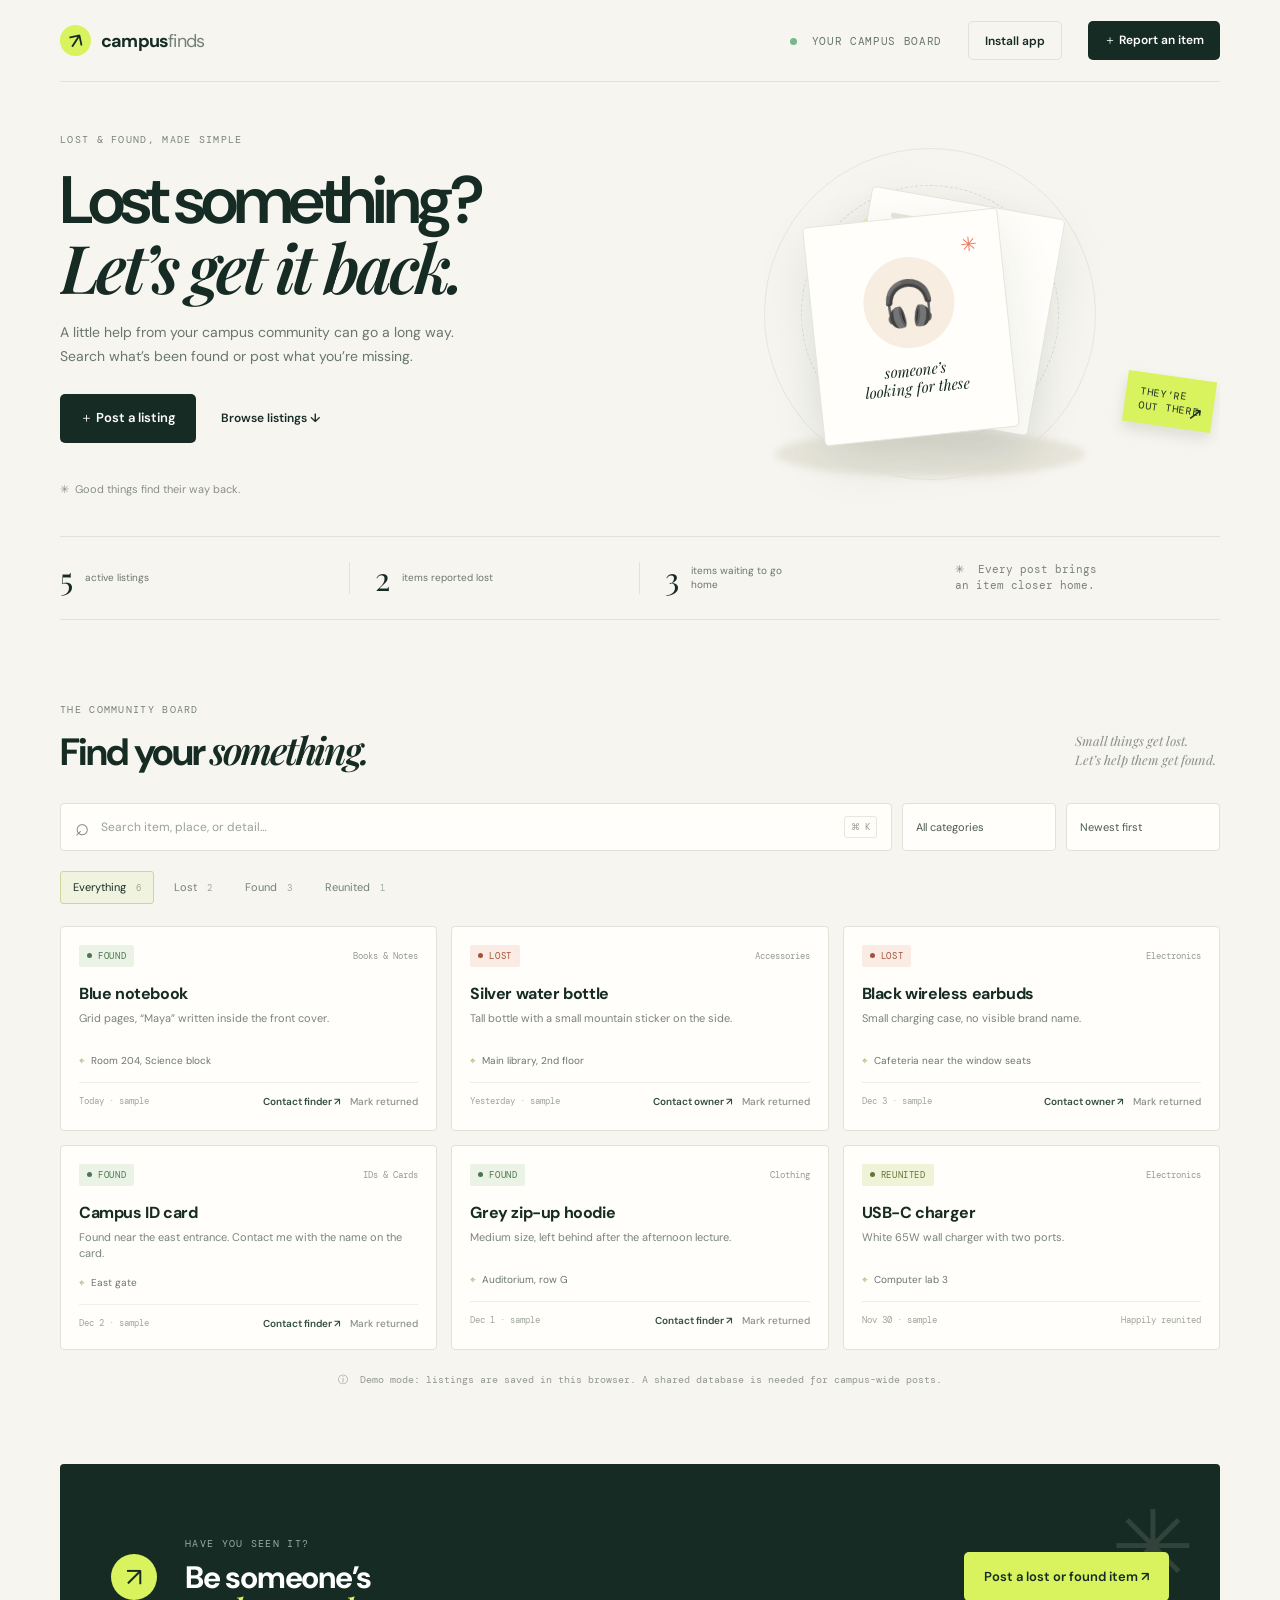
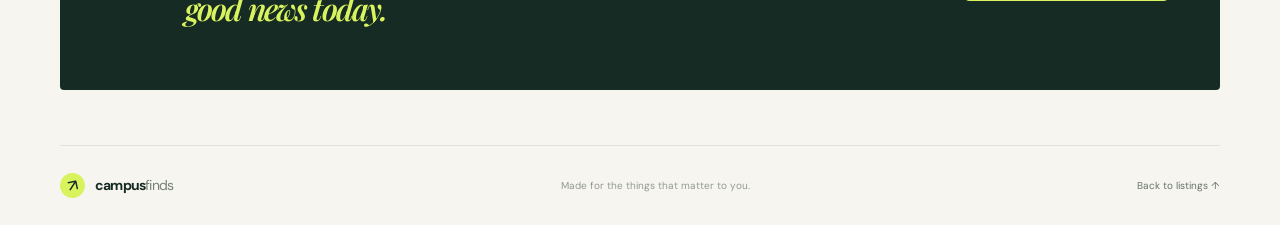
<file: index.html>
<!doctype html>
<html lang="en">
<head>
  <meta name="google-site-verification" content="NmQfE_TAw6bELLHNTW-KNO8mymET0hRA6b5XzhBYYdw" />
  <meta charset="utf-8"><meta name="viewport" content="width=device-width, initial-scale=1">
  <meta name="theme-color" content="#172b25"><meta name="mobile-web-app-capable" content="yes"><meta name="apple-mobile-web-app-capable" content="yes"><meta name="apple-mobile-web-app-status-bar-style" content="black-translucent">
  <link rel="manifest" href="manifest.webmanifest"><link rel="icon" href="icon-192.png"><link rel="apple-touch-icon" href="icon-192.png">
  <meta name="description" content="A simple campus board for reporting and finding lost belongings.">
  <title>Campus Finds — Lost &amp; Found</title><link rel="stylesheet" href="styles.css"><script src="app.js" defer></script>
</head>
<body>
  <header class="topbar"><a class="brand" href="#top"><span class="brand-mark">↗</span><span>campus<span class="brand-light">finds</span></span></a><div class="topbar-right"><span class="campus-label"><i></i> Your campus board</span><button class="button install-button small" id="install-app" hidden>Install app</button><button class="button dark small" data-open>＋ Report an item</button></div></header>
  <main id="top">
    <section class="hero"><div class="hero-copy"><div class="eyebrow">LOST &amp; FOUND, MADE SIMPLE</div><h1>Lost something?<br><span>Let’s get it back.</span></h1><p class="hero-subtitle">A little help from your campus community can go a long way. Search what’s been found or post what you’re missing.</p><div class="hero-actions"><button class="button dark" data-open>＋ Post a listing</button><a class="text-link" href="#listings">Browse listings ↓</a></div><div class="hero-note">✳ &nbsp;Good things find their way back.</div></div>
      <div class="hero-art" aria-hidden="true"><div class="orbit orbit-one"></div><div class="orbit orbit-two"></div><div class="sun"></div><div class="ground"></div><div class="art-card card-back"><span class="mini-line"></span><span class="mini-line short"></span><span class="mini-tag">FOUND</span></div><div class="art-card card-front"><span class="card-emoji">🎧</span><span class="art-caption">someone’s<br>looking for these</span><span class="art-spark">✳</span></div><div class="sticker">THEY’RE<br>OUT THERE <span>↗</span></div></div>
    </section>
    <section class="stats" aria-label="Listing summary"><div class="stat"><b id="stat-active">0</b><span>active listings</span></div><div class="stat"><b id="stat-lost">0</b><span>items reported lost</span></div><div class="stat"><b id="stat-found">0</b><span>items waiting to go home</span></div><div class="stat note">✳ &nbsp;Every post brings<br>an item closer home.</div></section>
    <section class="listing-section" id="listings"><div class="section-heading"><div><div class="eyebrow">THE COMMUNITY BOARD</div><h2>Find your <span>something.</span></h2></div><p class="section-aside">Small things get lost.<br>Let’s help them get found.</p></div>
      <div class="toolbar"><label class="search-box"><span aria-hidden="true">⌕</span><span class="sr-only">Search listings</span><input id="search-input" type="search" placeholder="Search item, place, or detail…" autocomplete="off"><kbd>⌘ K</kbd></label><label class="select-wrap"><span class="sr-only">Filter by category</span><select id="category-filter"><option value="all">All categories</option><option>Accessories</option><option>Books &amp; Notes</option><option>Clothing</option><option>Electronics</option><option>IDs &amp; Cards</option><option>Other</option></select></label><label class="select-wrap sort-wrap"><span class="sr-only">Sort listings</span><select id="sort-order"><option value="newest">Newest first</option><option value="oldest">Oldest first</option></select></label></div>
      <div class="filter-row" role="group" aria-label="Filter listing status"><button class="filter-chip selected" data-filter="all" aria-pressed="true">Everything <span id="count-all">0</span></button><button class="filter-chip" data-filter="lost" aria-pressed="false">Lost <span id="count-lost">0</span></button><button class="filter-chip" data-filter="found" aria-pressed="false">Found <span id="count-found">0</span></button><button class="filter-chip" data-filter="returned" aria-pressed="false">Reunited <span id="count-returned">0</span></button></div>
      <div class="listing-grid" id="listing-grid" aria-live="polite"></div><div class="empty-state" id="empty-state" hidden><span class="empty-icon">⌕</span><h3>No matching listings yet</h3><p>Try a different search, or post the first listing for this item.</p><button class="button dark" data-open>＋ Report an item</button></div>
      <p class="storage-note">ⓘ &nbsp;Demo mode: listings are saved in this browser. A shared database is needed for campus-wide posts.</p>
    </section>
    <section class="bottom-cta"><div class="cta-mark">↗</div><div><p class="eyebrow">HAVE YOU SEEN IT?</p><h2>Be someone’s<br><span>good news today.</span></h2></div><button class="button light" data-open>Post a lost or found item ↗</button><span class="cta-doodle">✳</span></section>
  </main>
  <footer><a class="brand footer-brand" href="#top"><span class="brand-mark">↗</span><span>campus<span class="brand-light">finds</span></span></a><span>Made for the things that matter to you.</span><a href="#listings">Back to listings ↑</a></footer>
  <dialog class="report-dialog" id="report-dialog"><form id="report-form" novalidate><div class="dialog-head"><div><div class="eyebrow">ADD TO THE BOARD</div><h2>Post an item</h2></div><button type="button" class="close-button" id="close-dialog" aria-label="Close">×</button></div><p class="dialog-intro">A few details help the right person spot it.</p>
    <fieldset class="type-choice"><legend>What happened?</legend><label class="type-option"><input type="radio" name="type" value="lost" checked><span class="type-icon">⌕</span><span><strong>I lost something</strong><small>Help me find it</small></span></label><label class="type-option"><input type="radio" name="type" value="found"><span class="type-icon">✳</span><span><strong>I found something</strong><small>Help me return it</small></span></label></fieldset>
    <div class="form-grid"><label class="field full"><span>Item name <b>*</b></span><input name="title" required maxlength="70" placeholder="e.g. Black wireless earbuds"><small class="field-error"></small></label><label class="field"><span>Category <b>*</b></span><select name="category" required><option value="">Choose one</option><option>Accessories</option><option>Books &amp; Notes</option><option>Clothing</option><option>Electronics</option><option>IDs &amp; Cards</option><option>Other</option></select></label><label class="field"><span>Date <b>*</b></span><input name="date" type="date" required></label><label class="field full"><span>Where was it lost or found? <b>*</b></span><div class="location-entry"><input name="location" required maxlength="90" placeholder="e.g. Library, second floor"><button class="button location-button" type="button" id="use-location">◎ Use my location</button></div><small class="field-hint">Optional: adds an approximate location. You can edit it before posting.</small><small class="field-hint" id="location-status" role="status"></small></label><div class="field full photo-field"><span>Item photo <em>optional</em></span><div class="photo-actions"><label class="button photo-button" for="take-photo">Take a photo</label><input class="sr-only" id="take-photo" type="file" accept="image/*" capture="environment"><label class="button photo-button" for="choose-photo">Choose from gallery</label><input class="sr-only" id="choose-photo" type="file" accept="image/*"></div><small class="field-hint">Add a photo if it helps identify the item. Avoid showing private details.</small><div class="photo-preview-wrap" id="photo-preview-wrap" hidden><img id="photo-preview" alt="Preview of selected item photo"><button class="remove-photo" type="button" id="remove-photo">Remove photo</button></div></div><label class="field full"><span>Description <em>optional</em></span><textarea name="description" rows="3" maxlength="240" placeholder="Color, brand, or anything that might help identify it"></textarea><small class="field-hint">For a found item, leave one unique detail out so the real owner can prove it.</small></label><label class="field full"><span>How can someone reach you? <b>*</b></span><input name="contact" required maxlength="100" placeholder="College email or phone number"><small class="field-error"></small><small class="field-hint">Anyone who taps Contact can see this. Use a contact detail you’re comfortable sharing; a college email keeps your phone number private.</small></label></div>
    <div class="form-error" id="form-error" role="alert"></div><div class="dialog-actions"><button type="button" class="button quiet" id="cancel-dialog">Cancel</button><button type="submit" class="button dark">Publish listing ↗</button></div>
  </form></dialog>
  <dialog class="contact-dialog" id="contact-dialog" aria-labelledby="contact-title"><div class="contact-dialog-content"><div class="dialog-head"><div><div class="eyebrow">SAFE HANDOVER</div><h2 id="contact-title">Contact finder</h2></div><button type="button" class="close-button" id="close-contact" aria-label="Close">×</button></div><p class="contact-dialog-intro">For: <strong id="contact-item-title"></strong></p><div class="proof-guidance"><strong>Before handing over the item</strong><p>Ask the claimant to describe a detail that isn’t in the public listing, or show proof in person. Meet at a safe, public place on campus.</p><p>Don’t upload receipts or share addresses, payment details, passwords, or verification codes.</p></div><div id="contact-details" class="contact-details"></div><p class="contact-privacy-note">Anyone who taps Contact can see the contact detail shared here. Use it only to arrange the item’s return.</p></div></dialog>
  <div class="toast" id="toast" role="status" aria-live="polite"></div>
</body></html>
</file>
<file: styles.css>
@import url('https://fonts.googleapis.com/css2?family=DM+Mono:wght@400;500&family=DM+Sans:wght@400;500;600;700&family=Playfair+Display:ital,wght@0,600;1,600&display=swap');
:root{--ink:#172b25;--muted:#68766e;--paper:#f6f5f0;--white:#fffefa;--green:#d8f35d;--line:#e2e2d9;--coral:#f17b5d;font-family:'DM Sans',Arial,sans-serif;color:var(--ink);background:var(--paper);font-synthesis:none;text-rendering:optimizeLegibility}*{box-sizing:border-box}html{scroll-behavior:smooth}body{margin:0;min-width:320px}.topbar,main,footer{width:min(1160px,calc(100% - 64px));margin:auto}.topbar{height:82px;display:flex;align-items:center;justify-content:space-between;border-bottom:1px solid var(--line)}.brand{display:inline-flex;align-items:center;gap:10px;color:var(--ink);font-weight:700;font-size:18px;letter-spacing:-.8px;text-decoration:none}.brand-mark{display:grid;place-items:center;width:31px;height:31px;border-radius:50%;background:var(--green);font-size:20px;font-weight:500;transform:rotate(-12deg)}.brand-light{font-weight:400;color:#758079}.topbar-right{display:flex;align-items:center;gap:26px}.campus-label{font:11px 'DM Mono',monospace;text-transform:uppercase;letter-spacing:.06em;color:var(--muted)}.campus-label i{display:inline-block;width:7px;height:7px;margin-right:7px;border-radius:50%;background:#78b889}.button{border:0;border-radius:5px;min-height:49px;padding:0 20px;display:inline-flex;align-items:center;justify-content:center;gap:10px;font:600 13px 'DM Sans',sans-serif;cursor:pointer;transition:transform .18s,background .18s,box-shadow .18s}.button:hover{transform:translateY(-2px);box-shadow:0 7px 18px #172b251f}.dark{background:var(--ink);color:white}.dark:hover{background:#254439}.small{min-height:39px;padding:0 16px;font-size:12px}.light{background:var(--green);color:var(--ink)}.quiet{background:transparent;color:var(--muted)}.hero{min-height:438px;display:grid;grid-template-columns:1fr 1fr;align-items:center;padding:51px 0 40px;overflow:hidden}.eyebrow{font:10px 'DM Mono',monospace;letter-spacing:.13em;color:#79827c}.hero h1{margin:22px 0 14px;font-size:clamp(42px,5.25vw,67px);line-height:.99;letter-spacing:-.065em;font-weight:600}.hero h1 span,.section-heading h2 span,.bottom-cta h2 span{font-family:'Playfair Display',Georgia,serif;font-style:italic;font-weight:600;letter-spacing:-.06em}.hero-subtitle{max-width:430px;margin:0;color:var(--muted);font-size:14px;line-height:1.75}.hero-actions{display:flex;align-items:center;gap:25px;margin-top:25px}.text-link{color:var(--ink);font-size:12px;font-weight:600;text-decoration:none}.hero-note{margin-top:39px;color:#899088;font-size:11px}.hero-art{height:355px;position:relative;display:grid;place-items:center}.orbit{position:absolute;width:332px;height:332px;border:1px solid #e7e7db;border-radius:50%}.orbit-two{width:258px;height:258px;border-style:dashed;border-color:#d9ddd0}.sun{position:absolute;width:230px;height:230px;border-radius:50%;background:#e5efa8;opacity:.68}.ground{position:absolute;bottom:15px;width:310px;height:46px;border-radius:50%;background:#e7e5da;filter:blur(3px)}.art-card{position:absolute;z-index:2;width:196px;height:220px;border:1px solid #e6e5dc;border-radius:5px;background:var(--white);box-shadow:0 18px 54px #172b2517}.card-back{left:calc(50% - 78px);top:64px;padding:22px;transform:rotate(10deg)}.mini-line{display:block;width:88px;height:5px;background:#e5e6dc;border-radius:5px;margin-bottom:9px}.mini-line.short{width:53px}.mini-tag{display:inline-block;margin-top:12px;padding:5px 8px;background:#ecf4c6;border-radius:2px;color:#68783a;font:9px 'DM Mono',monospace}.card-front{left:calc(50% - 117px);top:80px;transform:rotate(-6deg);display:flex;align-items:center;justify-content:center;flex-direction:column}.card-emoji{display:grid;place-items:center;width:91px;height:91px;border-radius:50%;background:#f7ede1;font-size:44px}.art-caption{margin-top:14px;text-align:center;font:italic 15px/1.15 'Playfair Display',serif}.art-spark{position:absolute;top:20px;right:22px;color:var(--coral);font-size:20px}.sticker{position:absolute;z-index:3;right:1%;bottom:65px;transform:rotate(8deg);padding:12px 14px;background:var(--green);font:10px/1.35 'DM Mono',monospace;letter-spacing:.08em;box-shadow:0 7px 14px #33431b21}.sticker span{position:absolute;right:9px;bottom:5px;font-size:18px}.stats{display:grid;grid-template-columns:repeat(4,1fr);padding:25px 0;border-block:1px solid var(--line)}.stat{display:flex;align-items:center;gap:12px;padding-left:25px;border-right:1px solid var(--line)}.stat:first-child{padding-left:0}.stat:nth-child(3){border:0}.stat b{font:32px/1 'Playfair Display',Georgia,serif}.stat span{max-width:98px;color:var(--muted);font-size:10px;line-height:1.4}.stat.note{gap:10px;border:0;color:#7c857d;font:11px/1.45 'DM Mono',monospace}.listing-section{padding:83px 0 77px}.section-heading{display:flex;justify-content:space-between;align-items:end}.section-heading h2{margin:15px 0 0;font-size:38px;line-height:1;letter-spacing:-.05em}.section-aside{margin:0 4px 1px 0;color:#899088;font:italic 13px/1.5 'Playfair Display',serif}.toolbar{display:flex;gap:10px;margin-top:32px}.search-box{height:48px;flex:1;display:flex;align-items:center;gap:10px;padding:0 14px;border:1px solid var(--line);border-radius:4px;background:var(--white)}.search-box>span:first-child{font-size:24px;color:#7e8982}.search-box input{flex:1;min-width:0;border:0;outline:0;background:transparent;color:var(--ink);font:12px 'DM Sans',sans-serif}.search-box input::placeholder{color:#9aa19b}.search-box kbd{padding:4px 6px;border:1px solid #e7e7df;border-radius:3px;color:#959c96;font:9px 'DM Mono',monospace}.select-wrap{height:48px;min-width:154px;position:relative;display:flex;align-items:center;border:1px solid var(--line);border-radius:4px;background:var(--white)}.select-wrap select{width:100%;height:100%;appearance:none;padding:0 13px;border:0;outline:0;background:transparent;color:#4c5b53;font:11px 'DM Sans',sans-serif;cursor:pointer}.filter-row{display:flex;gap:7px;margin:20px 0 22px}.filter-chip{min-height:33px;padding:0 12px;border:1px solid transparent;border-radius:3px;background:transparent;color:#758079;font:11px 'DM Sans',sans-serif;cursor:pointer}.filter-chip span{margin-left:7px;color:#a0a79f;font:9px 'DM Mono',monospace}.filter-chip:hover{border-color:var(--line)}.filter-chip.selected{border-color:#cdd69d;background:#f0f4df;color:var(--ink)}.listing-grid{display:grid;grid-template-columns:repeat(3,1fr);gap:14px}.listing-card{min-height:205px;padding:18px;border:1px solid var(--line);border-radius:4px;background:var(--white);transition:transform .2s,box-shadow .2s}.listing-card:hover{transform:translateY(-3px);box-shadow:0 12px 28px #172b2512}.listing-top{display:flex;justify-content:space-between;align-items:center}.badge{display:inline-flex;align-items:center;gap:6px;padding:5px 8px;border-radius:2px;font:9px 'DM Mono',monospace;letter-spacing:.07em;text-transform:uppercase}.badge:before{content:'';width:5px;height:5px;border-radius:50%;background:currentColor}.badge-lost{color:#a45237;background:#faebe5}.badge-found{color:#4d764f;background:#eaf3e5}.badge-returned{color:#657439;background:#eff3d7}.category-label{color:#969d96;font:9px 'DM Mono',monospace}.listing-card h3{margin:16px 0 6px;font-size:16px;letter-spacing:-.025em}.listing-description{min-height:30px;margin:0;color:#79837c;font-size:11px;line-height:1.5}.listing-meta{display:flex;gap:6px;margin-top:14px;color:#68766e;font-size:10px}.listing-meta .pin{color:#a2ad6a}.listing-foot{display:flex;align-items:center;justify-content:space-between;gap:8px;margin-top:15px;padding-top:12px;border-top:1px solid #efeee8}.listing-date{color:#a0a69e;font:9px 'DM Mono',monospace}.card-actions{display:flex;align-items:center;gap:10px}.contact-link,.returned-button{padding:0;border:0;background:none;color:#324e40;font:600 10px 'DM Sans',sans-serif;text-decoration:none;cursor:pointer}.contact-link:hover,.returned-button:hover{text-decoration:underline}.returned-button{color:#8b918a;font-weight:500}.empty-state{padding:55px 20px;text-align:center;border:1px dashed #d7d9cd;border-radius:4px}.empty-icon{font-size:32px;color:#98a57b}.empty-state h3{margin:10px 0 7px;font-size:17px}.empty-state p{margin:0 0 20px;color:var(--muted);font-size:12px}.storage-note{margin:23px 0 0;color:#929991;font:10px 'DM Mono',monospace;text-align:center}.bottom-cta{min-height:226px;position:relative;display:flex;align-items:center;gap:28px;padding:40px 51px;margin-bottom:55px;overflow:hidden;background:var(--ink);color:white;border-radius:4px}.cta-mark{width:46px;height:46px;display:grid;place-items:center;flex:none;border-radius:50%;background:var(--green);color:var(--ink);font-size:26px}.bottom-cta .eyebrow{color:#9eaaa1}.bottom-cta h2{margin:12px 0 0;font-size:31px;line-height:1;letter-spacing:-.04em}.bottom-cta h2 span{color:var(--green)}.bottom-cta .button{margin-left:auto;z-index:1}.cta-doodle{position:absolute;right:25px;top:19px;color:#31433b;font-size:100px}footer{height:80px;display:flex;align-items:center;justify-content:space-between;border-top:1px solid var(--line);color:#929991;font-size:10px}.footer-brand{font-size:14px;color:var(--ink)}.footer-brand .brand-mark{width:25px;height:25px;font-size:16px}footer>a:last-child{color:#66736c;text-decoration:none}.report-dialog{width:min(590px,calc(100% - 28px));max-height:92vh;padding:0;border:1px solid #e5e5dc;border-radius:7px;background:var(--white);color:var(--ink);box-shadow:0 24px 80px #18281f40;overflow:auto}.report-dialog::backdrop{background:#111f1a91;backdrop-filter:blur(3px)}.report-dialog form{padding:28px 32px 25px}.dialog-head{display:flex;justify-content:space-between;align-items:flex-start}.dialog-head h2{margin:12px 0 0;font-size:27px;letter-spacing:-.04em}.close-button{width:34px;height:34px;border:1px solid var(--line);border-radius:50%;background:transparent;color:#647067;font-size:23px;cursor:pointer}.dialog-intro{margin:8px 0 22px;color:var(--muted);font-size:12px}.type-choice{display:grid;grid-template-columns:1fr 1fr;gap:9px;padding:0;margin:0 0 19px;border:0}.type-choice legend{width:100%;margin-bottom:8px;color:#526157;font-size:11px;font-weight:600}.type-option{min-height:66px;display:flex;align-items:center;gap:10px;padding:10px;border:1px solid var(--line);border-radius:4px;cursor:pointer}.type-option:has(input:checked){border-color:#a4b667;background:#f4f7e6}.type-option input{position:absolute;opacity:0}.type-icon{width:31px;height:31px;display:grid;place-items:center;border-radius:50%;background:#eef0e5;color:#526157;font-size:18px}.type-option strong,.type-option small{display:block}.type-option strong{font-size:10px}.type-option small{margin-top:4px;color:#848d86;font-size:9px}.form-grid{display:grid;grid-template-columns:1fr 1fr;gap:13px 12px}.field{display:flex;flex-direction:column;gap:6px;color:#526157;font-size:10px;font-weight:600}.field.full{grid-column:1/-1}.field b{color:#d86b4d}.field em{margin-left:5px;color:#9da49e;font-size:9px;font-weight:400}.field input,.field select,.field textarea{width:100%;min-height:41px;padding:10px 11px;border:1px solid #e3e4da;border-radius:3px;outline:0;background:#fff;color:var(--ink);font:11px 'DM Sans',sans-serif}.field textarea{resize:vertical;min-height:66px}.field input:focus,.field select:focus,.field textarea:focus{border-color:#9caa60;box-shadow:0 0 0 3px #d8f35d44}.field-hint{color:#929991;font-size:9px;font-weight:400}.field-error{display:none;color:#b44536;font-size:9px;font-weight:400}.field.has-error input,.field.has-error select{border-color:#d26a5a}.field.has-error .field-error{display:block}.form-error{min-height:17px;margin-top:9px;color:#b44536;font-size:10px}.dialog-actions{display:flex;justify-content:flex-end;gap:8px;margin-top:7px}.dialog-actions .button{min-height:42px;font-size:11px}.toast{position:fixed;z-index:10;left:50%;bottom:24px;transform:translate(-50%,20px);opacity:0;pointer-events:none;padding:12px 17px;border-radius:4px;background:var(--ink);color:#fff;font-size:12px;box-shadow:0 10px 35px #172b2525;transition:opacity .2s,transform .2s}.toast.show{opacity:1;transform:translate(-50%,0)}.sr-only{position:absolute;width:1px;height:1px;padding:0;margin:-1px;overflow:hidden;clip:rect(0,0,0,0);white-space:nowrap;border:0}
@media(max-width:850px){.topbar,main,footer{width:min(100% - 40px,700px)}.hero{grid-template-columns:1fr .8fr;min-height:380px}.hero-art{transform:scale(.83)}.stats{grid-template-columns:repeat(2,1fr);gap:18px 0}.stat:nth-child(2){border:0}.stat:nth-child(3){padding-left:0}.listing-grid{grid-template-columns:repeat(2,1fr)}.bottom-cta{padding-inline:30px}.bottom-cta .button{max-width:205px}}
@media(max-width:600px){.topbar,main,footer{width:calc(100% - 32px)}.topbar{height:68px}.brand{font-size:16px}.campus-label{display:none}.small{min-height:36px}.hero{display:flex;flex-direction:column;align-items:stretch;padding:42px 0 20px}.hero h1{font-size:52px}.hero-subtitle{font-size:13px}.hero-note{margin-top:23px}.hero-art{height:290px;margin-top:8px;transform:scale(.82);transform-origin:top center;margin-bottom:-42px}.stats{padding:19px 0;gap:17px 0}.stat{padding-left:13px;gap:8px}.stat:first-child,.stat:nth-child(3){padding-left:0}.stat b{font-size:27px}.stat span{font-size:9px}.stat.note{font-size:9px}.listing-section{padding:58px 0 55px}.section-heading h2{font-size:32px}.section-aside{font-size:11px}.toolbar{flex-wrap:wrap;margin-top:24px}.search-box{flex-basis:100%;height:45px}.search-box kbd{display:none}.select-wrap{flex:1;height:43px;min-width:0}.sort-wrap{max-width:45%}.filter-row{gap:3px;margin:16px 0}.filter-chip{padding:0 8px;font-size:10px}.listing-grid{grid-template-columns:1fr;gap:10px}.listing-card{min-height:180px}.bottom-cta{min-height:285px;align-items:flex-start;flex-wrap:wrap;gap:15px;padding:27px 23px;margin-bottom:35px}.cta-mark{width:36px;height:36px;font-size:21px}.bottom-cta h2{font-size:28px}.bottom-cta .button{margin:4px 0 0 51px;min-height:44px}.cta-doodle{right:10px;top:8px;font-size:70px}footer{height:auto;min-height:78px;gap:10px;flex-wrap:wrap;padding:14px 0;font-size:9px}footer .footer-brand{flex-basis:100%}.report-dialog form{padding:23px 19px 19px}.form-grid{gap:11px 8px}.type-option{padding:8px;gap:7px}.type-option strong{font-size:9px}.dialog-actions .button{padding-inline:13px}.storage-note{line-height:1.5}}


.install-button{border:1px solid var(--line);background:transparent;color:var(--ink)}.install-button:hover{background:#fffefa}
.location-entry{display:flex;gap:8px}.location-entry input{flex:1;min-width:0}.location-button{flex:none;min-height:41px;padding:0 11px;border:1px solid #e3e4da;background:#fff;color:#526157;font-size:10px}.location-button:hover{background:#f4f7e6}.location-button:disabled{opacity:.55;cursor:wait}.photo-actions{display:flex;flex-wrap:wrap;gap:8px}.photo-button{min-height:39px;padding:0 13px;border:1px solid #e3e4da;background:#fff;color:#526157;font-size:10px;cursor:pointer}.photo-button:hover{background:#f4f7e6}.photo-preview-wrap{position:relative;width:min(100%,260px);margin-top:9px}.photo-preview-wrap[hidden]{display:none}.photo-preview-wrap img{display:block;width:100%;max-height:190px;object-fit:cover;border:1px solid var(--line);border-radius:4px}.remove-photo{margin-top:6px;padding:0;border:0;background:none;color:#8e5144;font:10px 'DM Sans',sans-serif;text-decoration:underline;cursor:pointer}.listing-photo{display:block;width:100%;max-height:190px;object-fit:cover;margin:0 0 14px;border-radius:3px;background:#f1f0e9}.field-hint:empty{display:none}
.contact-dialog{width:min(480px,calc(100% - 28px));padding:0;border:1px solid #e5e5dc;border-radius:7px;background:var(--white);color:var(--ink);box-shadow:0 24px 80px #18281f40}.contact-dialog::backdrop{background:#111f1a91;backdrop-filter:blur(3px)}.contact-dialog-content{padding:27px}.contact-dialog-content .dialog-head h2{font-size:25px}.contact-dialog-intro{margin:16px 0;color:var(--muted);font-size:12px}.contact-dialog-intro strong{color:var(--ink)}.proof-guidance{padding:14px 15px;border:1px solid #e3e8cf;border-radius:4px;background:#f4f7e6;color:#526157;font-size:11px;line-height:1.55}.proof-guidance strong{color:var(--ink)}.proof-guidance p{margin:7px 0 0}.contact-details{display:flex;flex-direction:column;gap:12px;margin-top:18px}.contact-value{overflow-wrap:anywhere;padding:12px;border:1px solid var(--line);border-radius:3px;background:#fff;color:var(--ink);font-size:13px}.contact-actions{display:flex;flex-wrap:wrap;gap:8px}.contact-action,.contact-message{min-height:42px;padding-inline:15px;font-size:11px;text-decoration:none}.contact-message{border:1px solid var(--line);background:#fff;color:var(--ink)}.contact-privacy-note{margin:15px 0 0;color:#929991;font-size:9px;line-height:1.5}
@media(max-width:600px){.contact-dialog-content{padding:22px 19px}.contact-actions>*{flex:1}}
</file>
